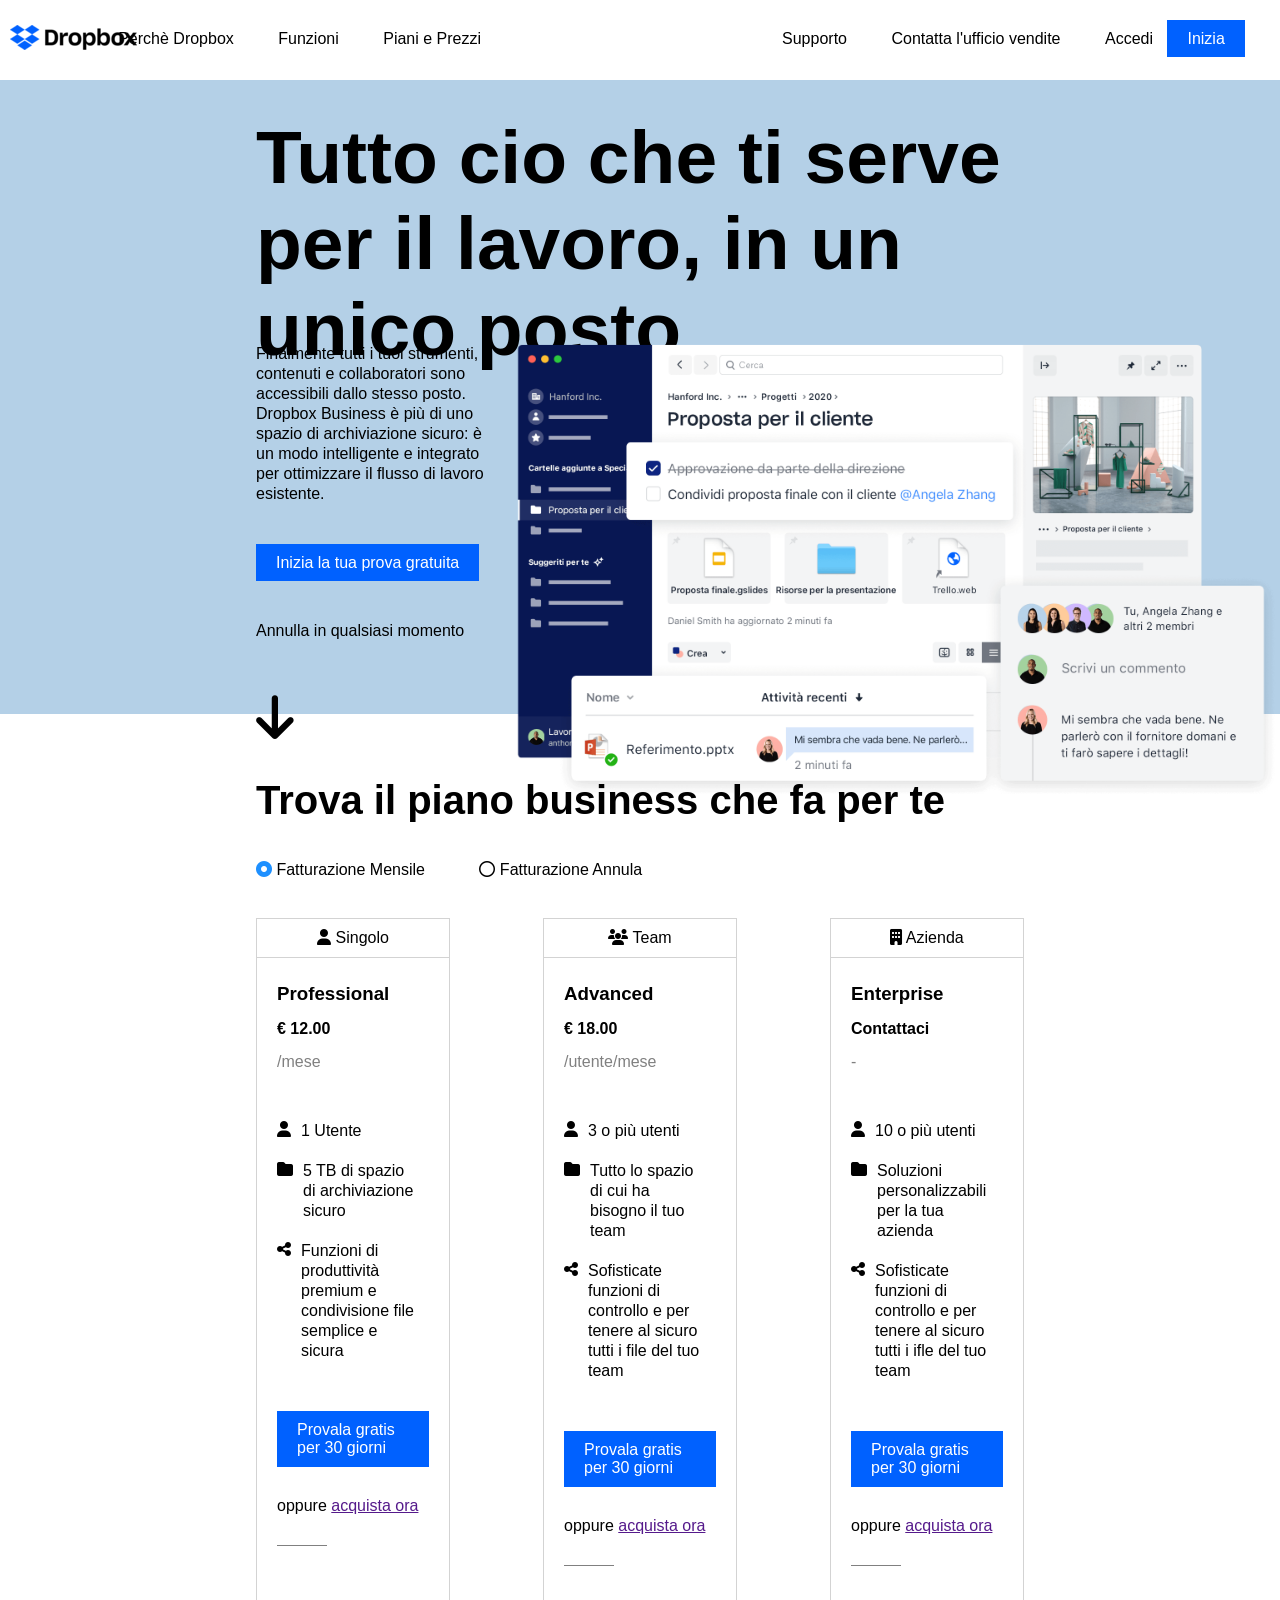
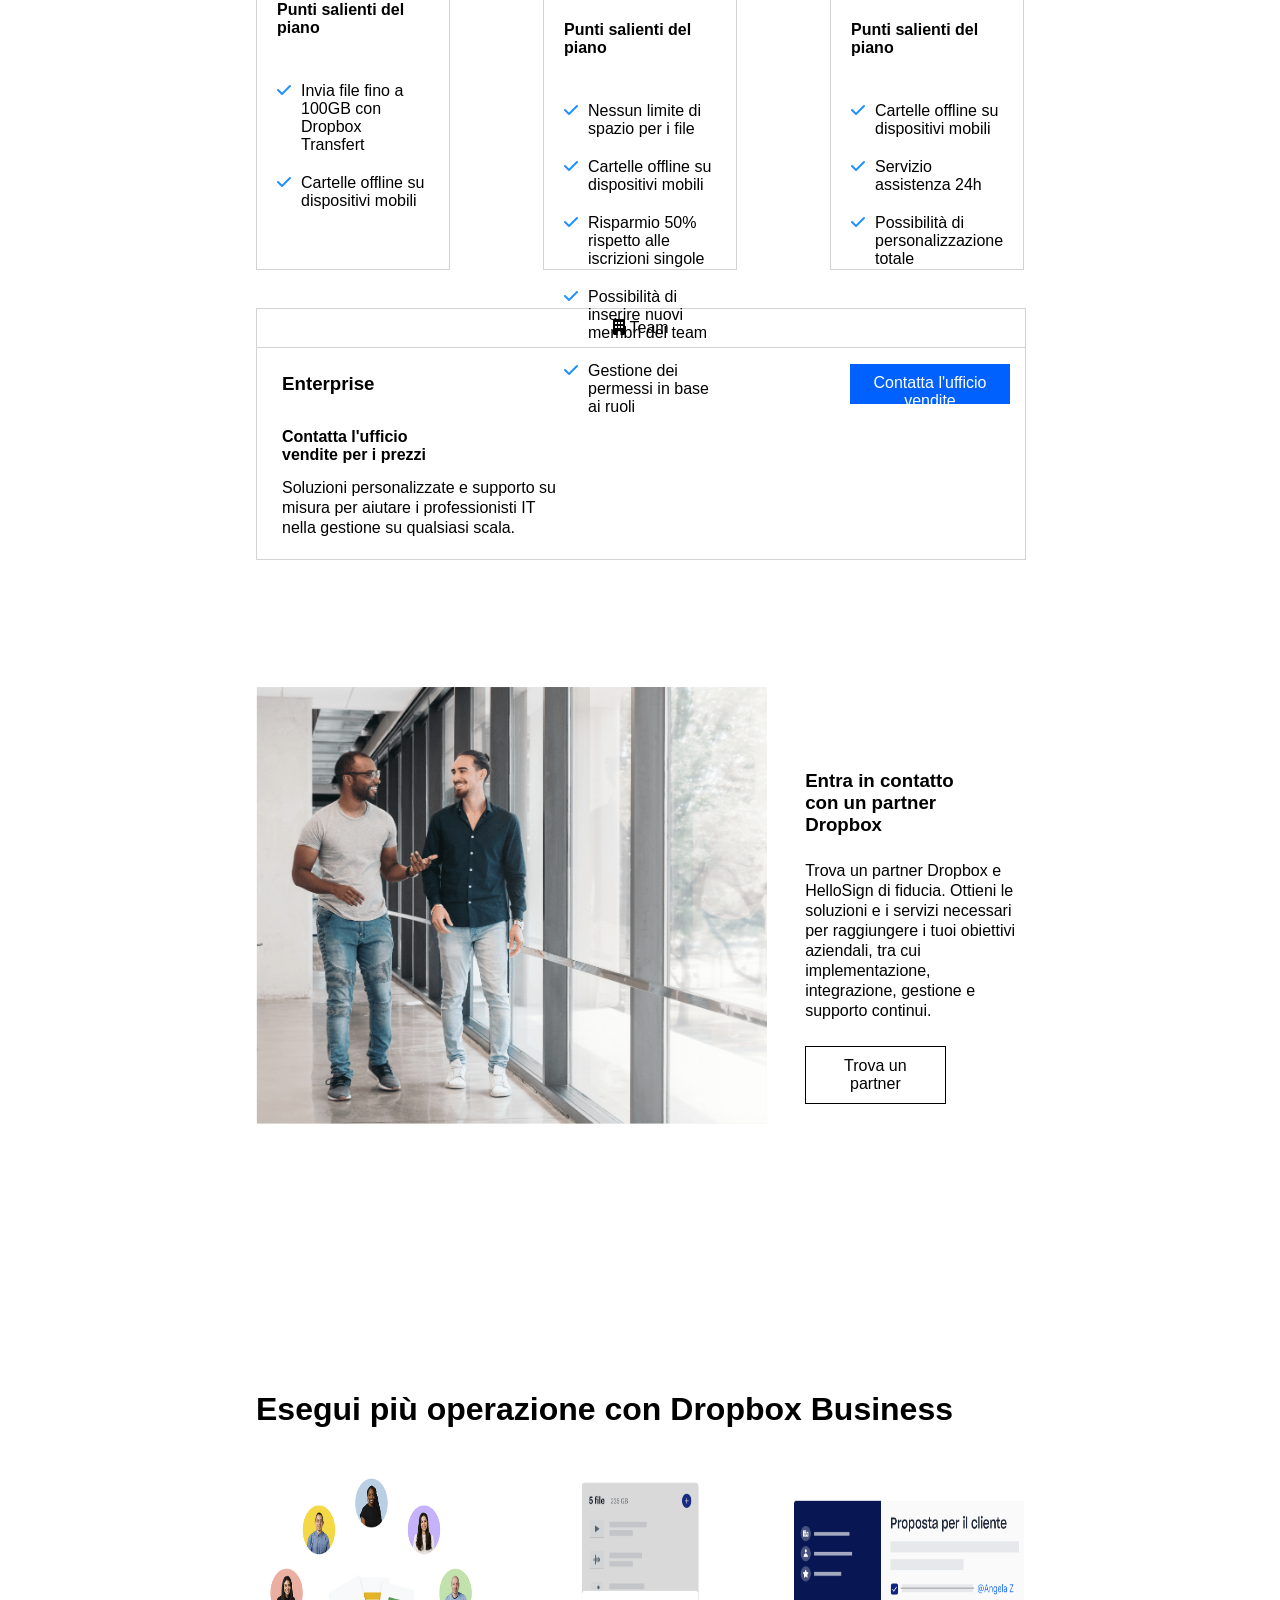
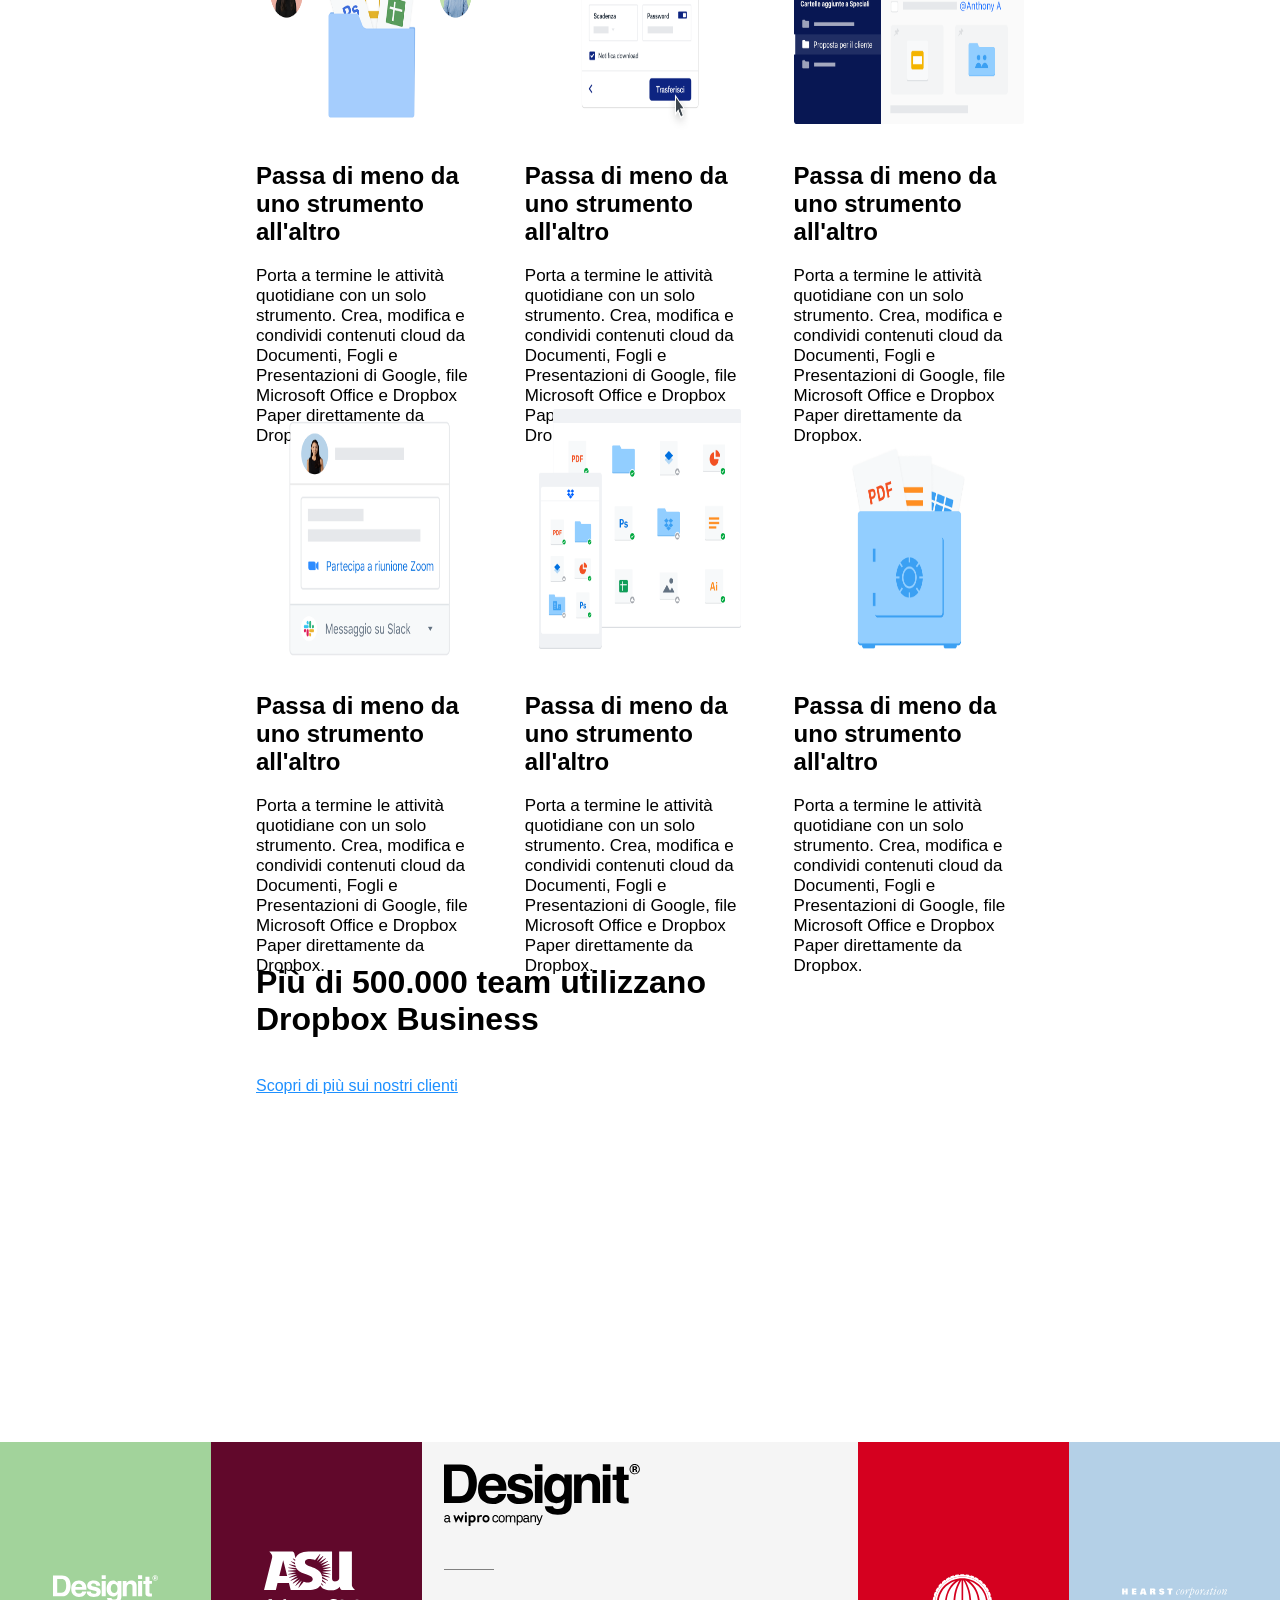
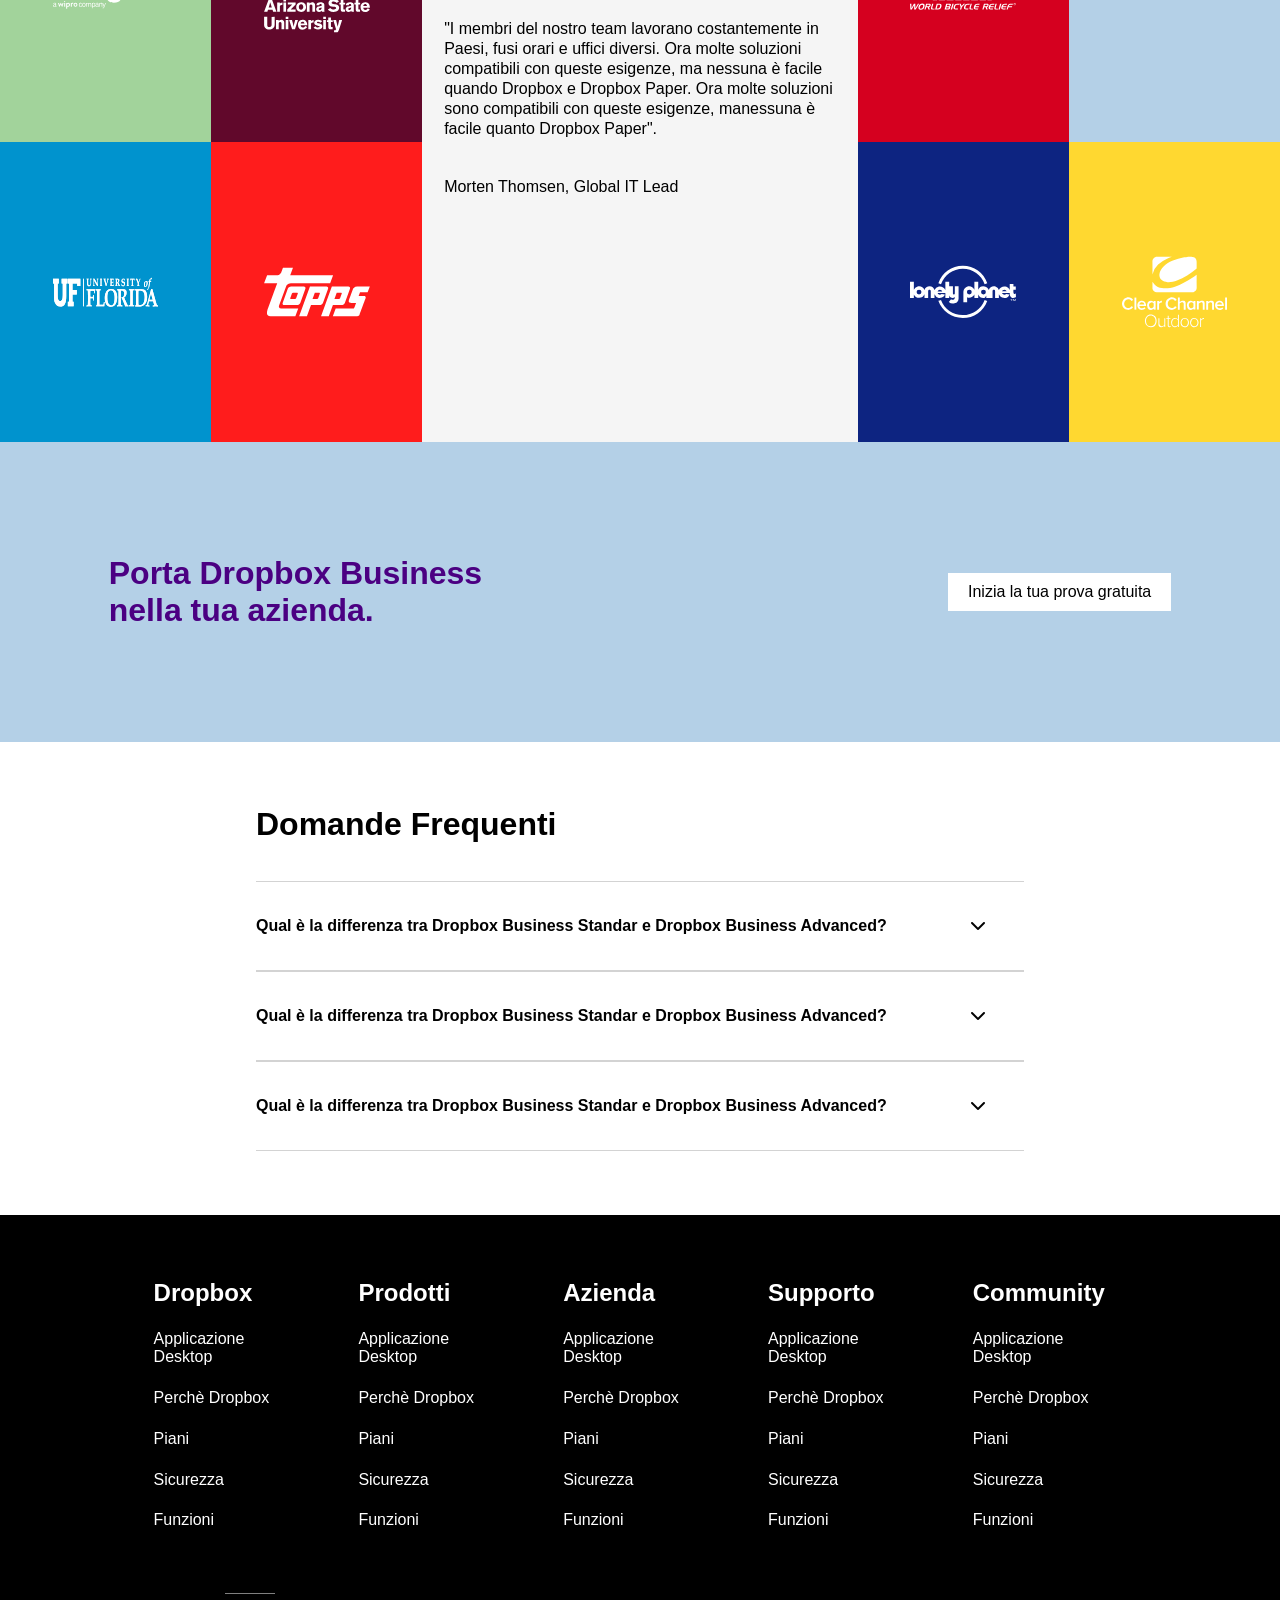
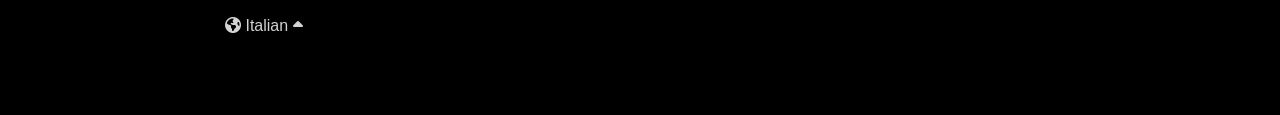
<file: index.html>
<!DOCTYPE html>
<html lang="en">
<head>
    <!-- CSS -->
    <link rel="stylesheet" href="style.css">
    <!-- FONTAWESOME -->
    <link rel="stylesheet" href="https://cdnjs.cloudflare.com/ajax/libs/font-awesome/6.2.0/css/all.min.css" integrity="sha512-xh6O/CkQoPOWDdYTDqeRdPCVd1SpvCA9XXcUnZS2FmJNp1coAFzvtCN9BmamE+4aHK8yyUHUSCcJHgXloTyT2A==" crossorigin="anonymous" referrerpolicy="no-referrer" />
    
    <!-- FONT TEXT -->
    <link rel="preconnect" href="https://fonts.googleapis.com">
    <meta charset="UTF-8">
    <meta http-equiv="X-UA-Compatible" content="IE=edge">
    <meta name="viewport" content="width=device-width, initial-scale=1.0">
    <title>Document</title>
</head>

<body>
    <header>
        <div class="container">
            <nav>
                <a class="border-h" href="#">Perch&egrave; Dropbox</a>
                <a class="border-h" href="#">Funzioni</a>
                <a class="border-h" href="#">Piani e Prezzi</a>
            </nav>
            <nav>
                <a class="border-h" href="#">Supporto</a>
                <a class="border-h" href="#">Contatta l'ufficio vendite</a>
                <a class="border-h" href="#" id="accedi">Accedi</a>
                <a id="Inizia" href="#" class="box">Inizia</a>
            </nav>
        </div>
    </header>

    <main>
        <!-- JUMBOTRON -->
        <div class="jumbotron">
            <div class="h1-container">
                <h1>Tutto cio che ti serve per il lavoro, in un unico posto</h1>
            </div>
            <div class="jumbo-container">
                <div class="text-right">
                    <p>Finalmente tutti i tuoi strumenti, contenuti e collaboratori sono accessibili dallo stesso posto. <br> Dropbox Business &egrave; pi&ugrave; di uno spazio di archiviazione sicuro: &egrave; un modo intelligente e integrato per ottimizzare il flusso di lavoro esistente.</p>
                    <div>
                        <a class="box" href="#">Inizia la tua prova gratuita</a>
                    </div>
                    <div id="Annulla">Annulla in qualsiasi momento</div>
                    <div id="Freccia">
                        <i class="fa-solid fa-arrow-down"></i>
                    </div>
                </div>
                <div class="img">
                    <img src="img/jumbo.png" alt="">
                </div>
            </div>
        </div>

        <!-- PIANO BUSINESS -->
        <div class="piano-business">
            <h2>Trova il piano business che fa per te</h2>
            <div class="checkbox">
                <span id="mensile">
                    <i class="fa-solid fa-circle-dot"></i>
                    Fatturazione Mensile
                </span>
                <span id="annuale">
                    <i class="fa-regular fa-circle"></i>
                    Fatturazione Annula
                </span>
            </div>
            <div class="col">
                <!-- SINGOLO -->
                <div class="row">
                    <div class="icons">
                        <span>
                            <i class="fa-solid fa-user"></i>
                            Singolo
                        </span>
                    </div>
                    <div class="column-structure-text">
                        <h3>Professional</h3>
                        <h4>&euro; 12.00</h4>
                        <div class="grey">/mese</div>
                        <div class="lista-offerte">
                            <div class="separe">
                                <span class="center">
                                    <i class="fa-solid fa-user"></i>
                                    <span class="text-alignment">
                                        1 Utente
                                    </span> 
                                </span>             
                            </div>
                            <div class="separe">
                                <span class="center">
                                    <i class="fa-solid fa-folder"></i>
                                    <span class="text-alignment">
                                        5 TB di spazio di archiviazione sicuro
                                    </span> 
                                </span>
                            </div>
                            <div class="separe">
                                <span class="center">
                                    <i class="fa-solid fa-share-nodes"></i>
                                    <span class="text-alignment">
                                        Funzioni di produttivit&agrave; premium e condivisione file semplice e sicura
                                    </span> 
                                </span>
                            </div>
                        </div>
                        <div class="try-button">
                            <div class="box">
                                <a href="">Provala gratis per 30 giorni</a> 
                            </div>
                            <div>
                                oppure
                                <a href="">acquista ora</a>
                            </div>
                        </div>  
                        <div class="line"></div>
                        <h4 id="punti-salienti">Punti salienti del piano</h4>
                        <div class="separe">
                            <span class="center">
                                <i class="color-icons fa-solid fa-check"></i>
                                <span class="text-alignment">
                                    Invia file fino a 100GB con Dropbox Transfert
                                </span>
                            </span>
                        </div>
                        <div class="separe">
                            <span class="center">
                                <i class="color-icons fa-solid fa-check"></i>
                                <span class="text-alignment">
                                    Cartelle offline su dispositivi mobili
                                </span>
                            </span>
                        </div>    
                    </div>
                </div>

                <!-- TEAM -->
                <div class="row">
                    <div class="icons">
                        <i class="fa-solid fa-users"></i>
                        Team
                    </div>
                    <div class="column-structure-text">
                        <h3>Advanced</h3>
                        <h4>&euro; 18.00</h4>
                        <div class="grey">/utente/mese</div>
                        <div class="lista-offerte">
                            <div class="separe">
                                <span class="center">
                                    <i class="fa-solid fa-user"></i>
                                    <span class="text-alignment">
                                        3 o pi&ugrave; utenti
                                    </span> 
                                </span>             
                            </div>
                            <div class="separe">
                                <span class="center">
                                    <i class="fa-solid fa-folder"></i>
                                    <span class="text-alignment">
                                        Tutto lo spazio di cui ha bisogno il tuo team
                                    </span> 
                                </span>
                            </div>
                            <div class="separe">
                                <span class="center">
                                    <i class="fa-solid fa-share-nodes"></i>
                                    <span class="text-alignment">
                                        Sofisticate funzioni di controllo e per tenere al sicuro tutti i file del tuo team
                                    </span>
                                </span>
                            </div>
                        </div>
                        <div class="try-button">
                            <div class="box">
                                <a href="">Provala gratis per 30 giorni</a> 
                            </div>
                            <div>
                                oppure
                                <a href="">acquista ora</a>
                            </div>
                        </div>  
                        <div class="line"></div>
                        <h4 id="punti-salienti">Punti salienti del piano</h4>
                        <div class="separe">
                            <span class="center">
                                <i class="color-icons fa-solid fa-check"></i>
                                <span class="text-alignment">
                                    Nessun limite di spazio per i file
                                </span>
                            </span>
                        </div>
                        <div class="separe">
                            <span class="center">
                                <i class="color-icons fa-solid fa-check"></i>
                                <span class="text-alignment">
                                    Cartelle offline su dispositivi mobili
                                </span>
                            </span>
                        </div>
                        <div class="separe">
                            <span class="center">
                                <i class="color-icons fa-solid fa-check"></i>
                                <span class="text-alignment">
                                    Risparmio 50% rispetto alle iscrizioni singole
                                </span>
                            </span>
                        </div> 
                        <div class="separe">
                            <span class="center">
                                <i class="color-icons fa-solid fa-check"></i>
                                <span class="text-alignment">
                                    Possibilit&agrave; di inserire nuovi membri del team
                                </span>
                            </span>
                        </div> 
                        <div class="separe">
                            <span class="center">
                                <i class="color-icons fa-solid fa-check"></i>
                                <span class="text-alignment">
                                    Gestione dei permessi in base ai ruoli
                                </span>
                            </span>
                        </div>     
                    </div>
                </div>


                <!-- AZIENDA -->
                <div class="row">
                    <div class="icons">
                        <i class="fa-solid fa-building"></i>
                        Azienda
                    </div>
                    <div class="column-structure-text">
                        <h3>Enterprise</h3>
                        <h4>Contattaci</h4>
                        <div class="grey">-</div>
                        <div class="lista-offerte">
                            <div class="separe">
                                <span class="center">
                                    <i class="fa-solid fa-user"></i>
                                    <span class="text-alignment">
                                        10 o pi&ugrave; utenti
                                    </span> 
                                </span>             
                            </div>
                            <div class="separe">
                                <span class="center">
                                    <i class="fa-solid fa-folder"></i>
                                    <span class="text-alignment">
                                        Soluzioni personalizzabili per la tua azienda
                                    </span> 
                                </span>
                            </div>
                            <div class="separe">
                                <span class="center">
                                    <i class="fa-solid fa-share-nodes"></i>
                                    <span class="text-alignment">
                                        Sofisticate funzioni di controllo e per tenere al sicuro tutti i ifle del tuo team
                                    </span>
                                </span>
                            </div>
                        </div>
                        <div class="try-button">
                            <div class="box">
                                <a href="">Provala gratis per 30 giorni</a> 
                            </div>
                            <div>
                                oppure
                                <a href="">acquista ora</a>
                            </div>
                        </div>  
                        <div class="line"></div>
                        <h4 id="punti-salienti">Punti salienti del piano</h4>
                        <div class="separe">
                            <span class="center">
                                <i class="color-icons fa-solid fa-check"></i>
                                <span class="text-alignment">
                                    Cartelle offline su dispositivi mobili
                                </span>
                            </span>
                        </div>
                        <div class="separe">
                            <span class="center">
                                <i class="color-icons fa-solid fa-check"></i>
                                <span class="text-alignment">
                                    Servizio assistenza 24h
                                </span>
                            </span>
                        </div> 
                        <div class="separe">
                            <span class="center">
                                <i class="color-icons fa-solid fa-check"></i>
                                <span class="text-alignment">
                                    Possibilit&agrave; di personalizzazione totale
                                </span>
                            </span>
                        </div>    
                    </div>
                </div>
            </div>

            <!-- ENTERPRISE -->
            <div class="enterprise">
                <div class="icons">
                    <i class="fa-solid fa-building"></i>
                    Team
                </div>
                <div class="enterprise-alignment">
                    <div class="enterprise-txt">
                        <h3>Enterprise</h3>
                        <h4>Contatta l'ufficio vendite per i prezzi</h4>
                        <p>
                            Soluzioni personalizzate e supporto su misura per aiutare i professionisti IT nella gestione su qualsiasi scala.
                        </p>
                    </div>
                    <div class="box">
                        <a href="#">Contatta l'ufficio vendite</a>
                    </div>
                </div>
            </div>
           
            <!-- PARTNER -->
            <div class="info">
                <div class="partner">
                     <img src="img/partner.png" alt=""> 
                </div>
                <div id="txt-partner">
                    <h3>Entra in contatto con un partner Dropbox</h3>
                    <p>
                        Trova un partner Dropbox e HelloSign di fiducia. Ottieni le soluzioni e i servizi necessari per raggiungere i tuoi obiettivi aziendali, tra cui implementazione, integrazione, gestione e supporto continui.
                    </p>
                    <div class="box">
                        <a id="txt-box" href="">Trova un partner</a>  
                    </div>
                </div>
            </div>

            <!-- DROPBOX BUSINESS -->
            <h1>
                Esegui pi&ugrave; operazione con Dropbox Business
            </h1>
            <div class="blocks">
                <div class="square">
                    <img src="img/business-feature-switching-tools.png" alt="">
                    <h2>Passa di meno da uno strumento all'altro</h2>
                    <p>Porta a termine le attivit&agrave; quotidiane con un solo strumento. Crea, modifica e condividi contenuti cloud da Documenti, Fogli e Presentazioni di Google, file Microsoft Office e Dropbox Paper direttamente da Dropbox.</p >
                </div>
                <div class="square">
                    <img src="img/business-feature-send-files-it.png" alt="">
                    <h2>Passa di meno da uno strumento all'altro</h2>
                    <p>Porta a termine le attivit&agrave; quotidiane con un solo strumento. Crea, modifica e condividi contenuti cloud da Documenti, Fogli e Presentazioni di Google, file Microsoft Office e Dropbox Paper direttamente da Dropbox.</p >
                </div>
                <div class="square">
                    <img src="img/business-feature-coordinate-it.png" alt="">
                    <h2>Passa di meno da uno strumento all'altro</h2>
                    <p>Porta a termine le attivit&agrave; quotidiane con un solo strumento. Crea, modifica e condividi contenuti cloud da Documenti, Fogli e Presentazioni di Google, file Microsoft Office e Dropbox Paper direttamente da Dropbox.</p >
                </div>
            </div>
            <div class="blocks">
                <div class="square">
                    <img src="img/business-feature-integrations-it.png" alt="">
                    <h2>Passa di meno da uno strumento all'altro</h2>
                    <p>Porta a termine le attivit&agrave; quotidiane con un solo strumento. Crea, modifica e condividi contenuti cloud da Documenti, Fogli e Presentazioni di Google, file Microsoft Office e Dropbox Paper direttamente da Dropbox.</p >
                </div>
                <div class="square">
                    <img src="img/business-feature-multi-device.png" alt="">
                    <h2>Passa di meno da uno strumento all'altro</h2>
                    <p>Porta a termine le attivit&agrave; quotidiane con un solo strumento. Crea, modifica e condividi contenuti cloud da Documenti, Fogli e Presentazioni di Google, file Microsoft Office e Dropbox Paper direttamente da Dropbox.</p >
                </div>
                <div class="square">
                    <img src="img/business-feature-security.png" alt="">
                    <h2>Passa di meno da uno strumento all'altro</h2>
                    <p>Porta a termine le attivit&agrave; quotidiane con un solo strumento. Crea, modifica e condividi contenuti cloud da Documenti, Fogli e Presentazioni di Google, file Microsoft Office e Dropbox Paper direttamente da Dropbox.</p >
                </div>
            </div>
            <div class="info-invito">
                <h1>
                    Pi&ugrave; di 500.000 team utilizzano
                </h1>
                <h1>Dropbox Business</h1>
            </div>
            <a id="scopri" href="">Scopri di pi&ugrave; sui nostri clienti</a>      
        </div>
        <div class="carosello">
            <div class="grid1">
                <div class="row-agency">
                    <div class="lightgreen agency">
                        <img class="invert" src="img/designit.svg" alt="">
                    </div>
                    <div class="brown agency">
                        <img src="img/arizona_state_university.svg" alt="" class="invert">
                    </div>
                </div>
                <div class="row-agency">
                    <div class="lightblue agency">
                        <img id="florida" src="img/university_of_florida.svg" alt="">
                    </div>
                    <div class="red agency">
                        <img src="img/topps.svg" alt="" class="invert">
                    </div>
                </div>
            </div>
            <div class="agency-info">
                <div class="container-agency-info">
                    <img src="img/designit.svg" alt="">
                    <div class="line"></div>
                    <p>"I membri del nostro team lavorano costantemente in Paesi, fusi orari e uffici diversi. Ora molte soluzioni compatibili con queste esigenze, ma nessuna &egrave; facile quando Dropbox e Dropbox Paper. Ora molte soluzioni sono compatibili con queste esigenze, manessuna &egrave; facile quanto  Dropbox Paper".
                    </p>
                    <div>Morten Thomsen, Global IT Lead</div>
                </div>
            </div>
            <div class="grid2">
                <div class="row-agency">
                    <div class="red-dark agency">
                        <img src="img/world_bicycle_relief.svg" alt="" class="invert">
                    </div>
                    <div class="cadetblue agency">
                        <img src="img/hearst_corp.svg" alt="" class="invert">
                    </div>
                </div>
                <div class="row-agency">
                    <div class="blue agency">
                        <img src="img/lonely_planet.svg" alt="" class="invert">
                    </div>
                    <div class="yellow agency">
                        <img src="img/clear_channel.svg" alt="" class="invert">
                    </div>
                </div>
            </div>
        </div>
        <div class="cadetblue extra">
            <div class="pubblicita">
                <h1 class="txt-brown">Porta Dropbox Business nella tua azienda.</h1>
            </div>
            <div id="box-prova-gratuita">
              <a href="">Inizia la tua prova gratuita</a>
            </div>
        </div>
        <div class="q-a">
            <h1>Domande Frequenti</h1>
            <div class="box-question">
                <h4>Qual &egrave; la differenza tra Dropbox Business Standar e Dropbox Business Advanced?</h4>
                <i class="fa-solid fa-chevron-down"></i>
            </div>
            <div class="box-question">
                <h4>Qual &egrave; la differenza tra Dropbox Business Standar e Dropbox Business Advanced?</h4>
                <i class="fa-solid fa-chevron-down"></i>
            </div>
            <div class="box-question">
                <h4>Qual &egrave; la differenza tra Dropbox Business Standar e Dropbox Business Advanced?</h4>
                <i class="fa-solid fa-chevron-down"></i>
            </div>
        </div>
    </main>
    <footer>
        <div class="upside">
            <div class="container-footer">
                <h2>Dropbox</h2>
                <a href="">Applicazione Desktop</a>
                <a href="">Perch&egrave; Dropbox</a>
                <a href="">Piani</a>
                <a href="">Sicurezza</a>
                <a href="">Funzioni</a>
            </div>
            <div class="container-footer">
                <h2>Prodotti</h2>
                <a href="">Applicazione Desktop</a>
                <a href="">Perch&egrave; Dropbox</a>
                <a href="">Piani</a>
                <a href="">Sicurezza</a>
                <a href="">Funzioni</a>
            </div>
            <div class="container-footer">
                <h2>Azienda</h2>
                <a href="">Applicazione Desktop</a>
                <a href="">Perch&egrave; Dropbox</a>
                <a href="">Piani</a>
                <a href="">Sicurezza</a>
                <a href="">Funzioni</a>
            </div>
            <div class="container-footer">
                <h2>Supporto</h2>
                <a href="">Applicazione Desktop</a>
                <a href="">Perch&egrave; Dropbox</a>
                <a href="">Piani</a>
                <a href="">Sicurezza</a>
                <a href="">Funzioni</a>
            </div>
            <div class="container-footer">
                <h2>Community</h2>
                <a href="">Applicazione Desktop</a>
                <a href="">Perch&egrave; Dropbox</a>
                <a href="">Piani</a>
                <a href="">Sicurezza</a>
                <a href="">Funzioni</a>
            </div>
        </div>
        <div id="line-footer" class="line"></div>
        <div class="lingua">
            <i class="fa-solid fa-earth-americas"></i>
            <span>Italian</span>
            <i class="fa-solid fa-caret-up"></i>
        </div>
    </footer> 
</body>
</html>
</file>
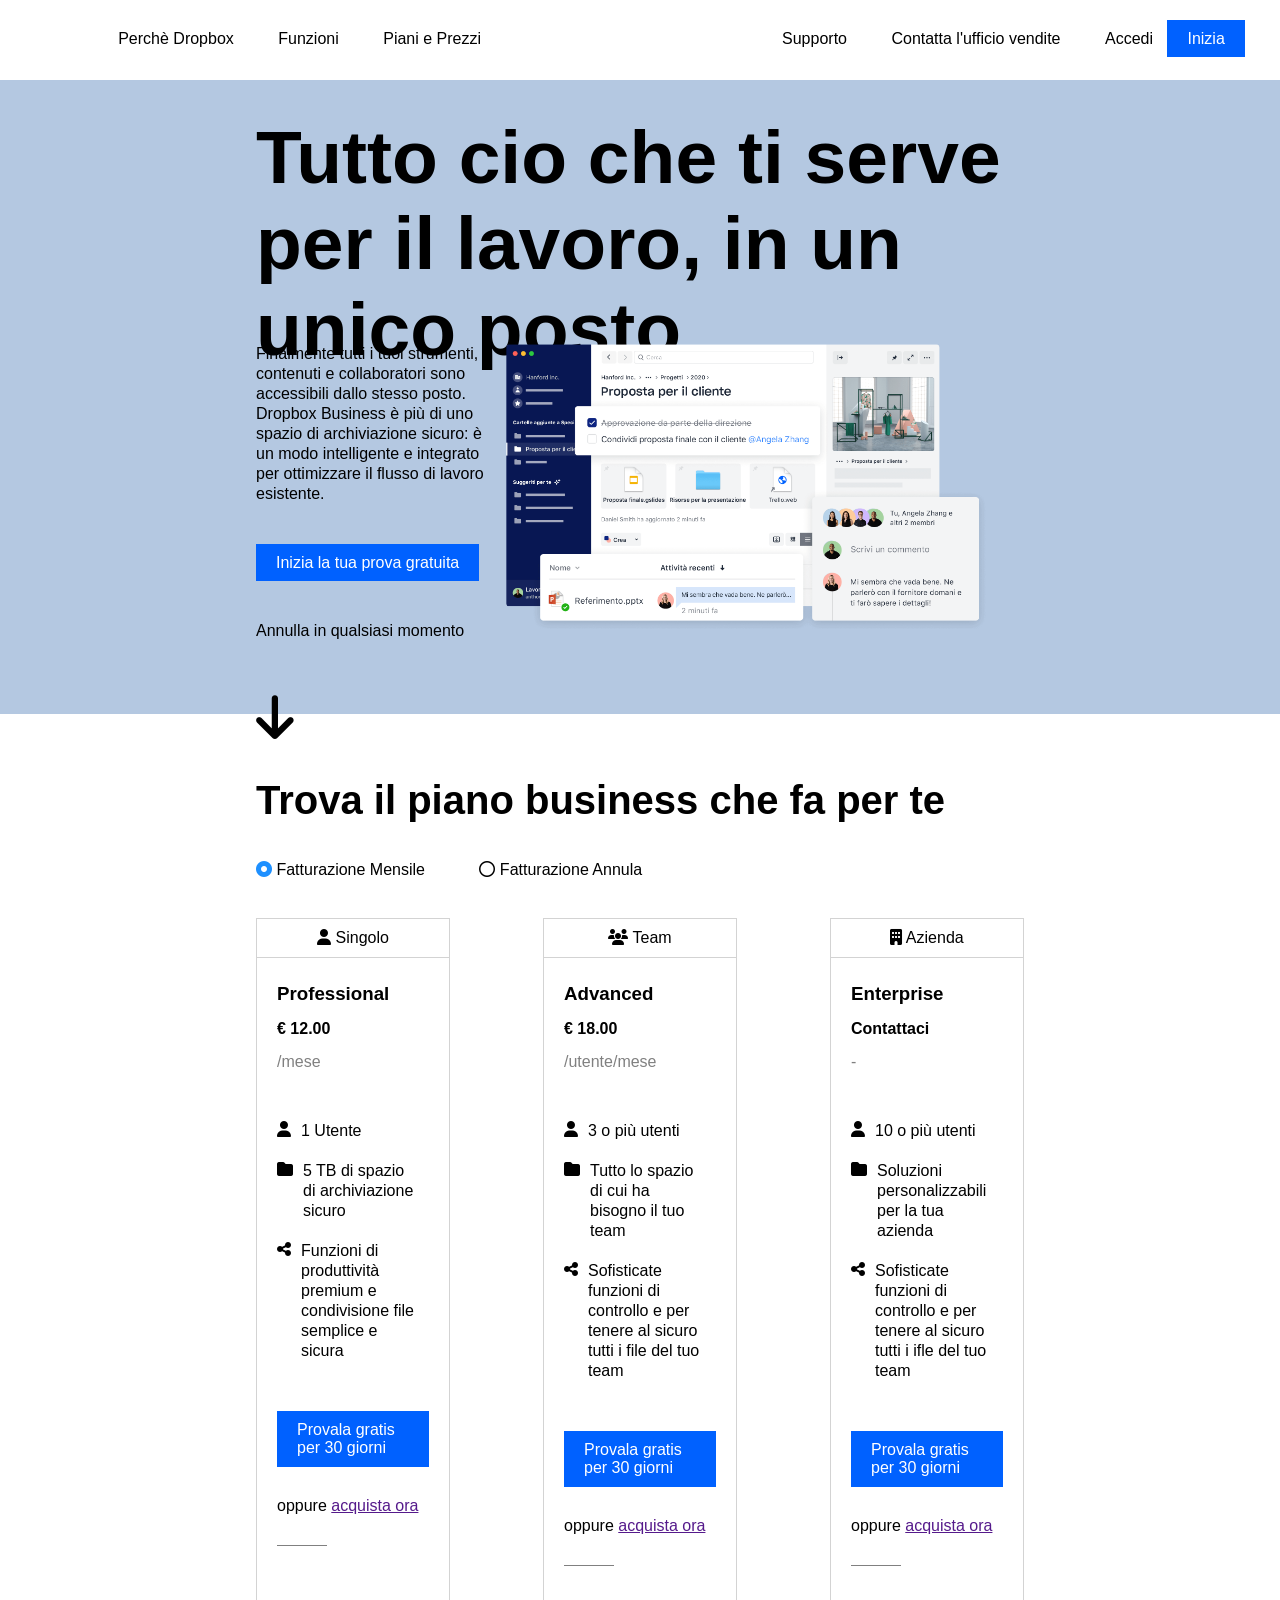
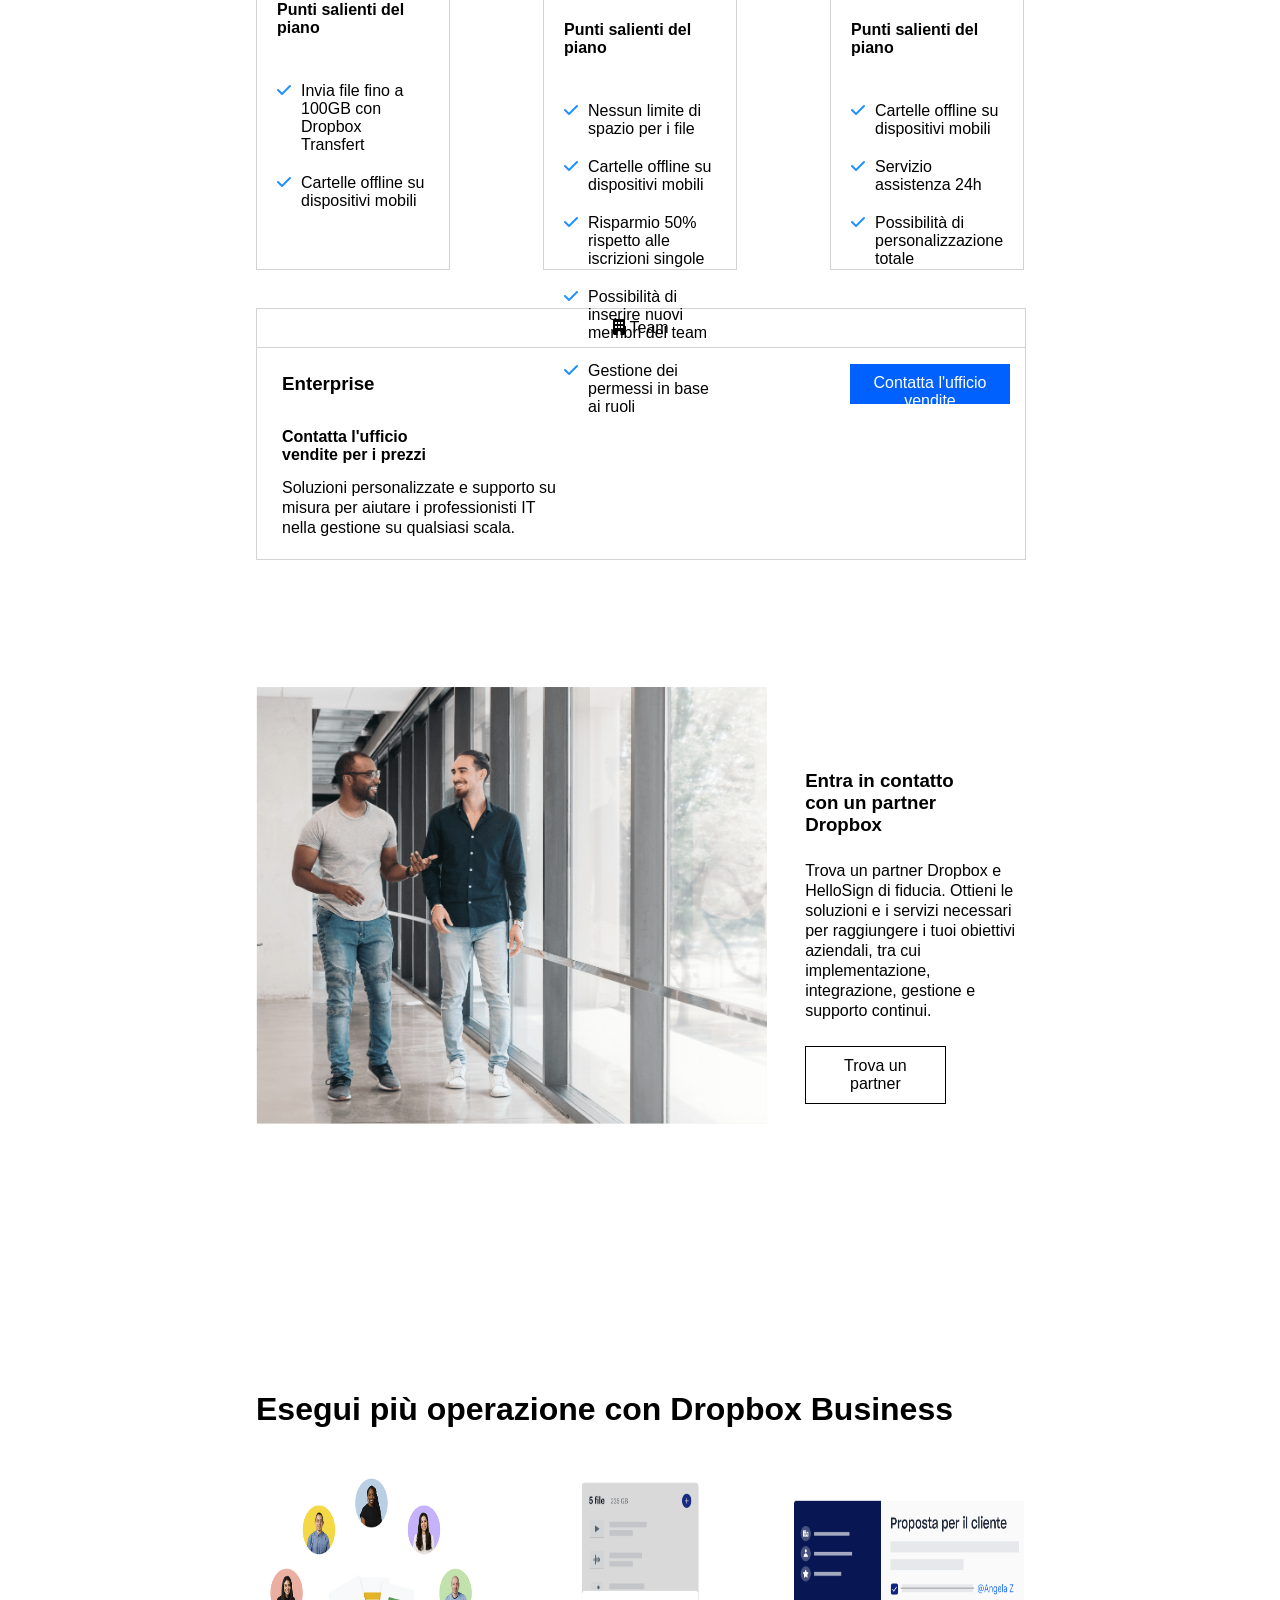
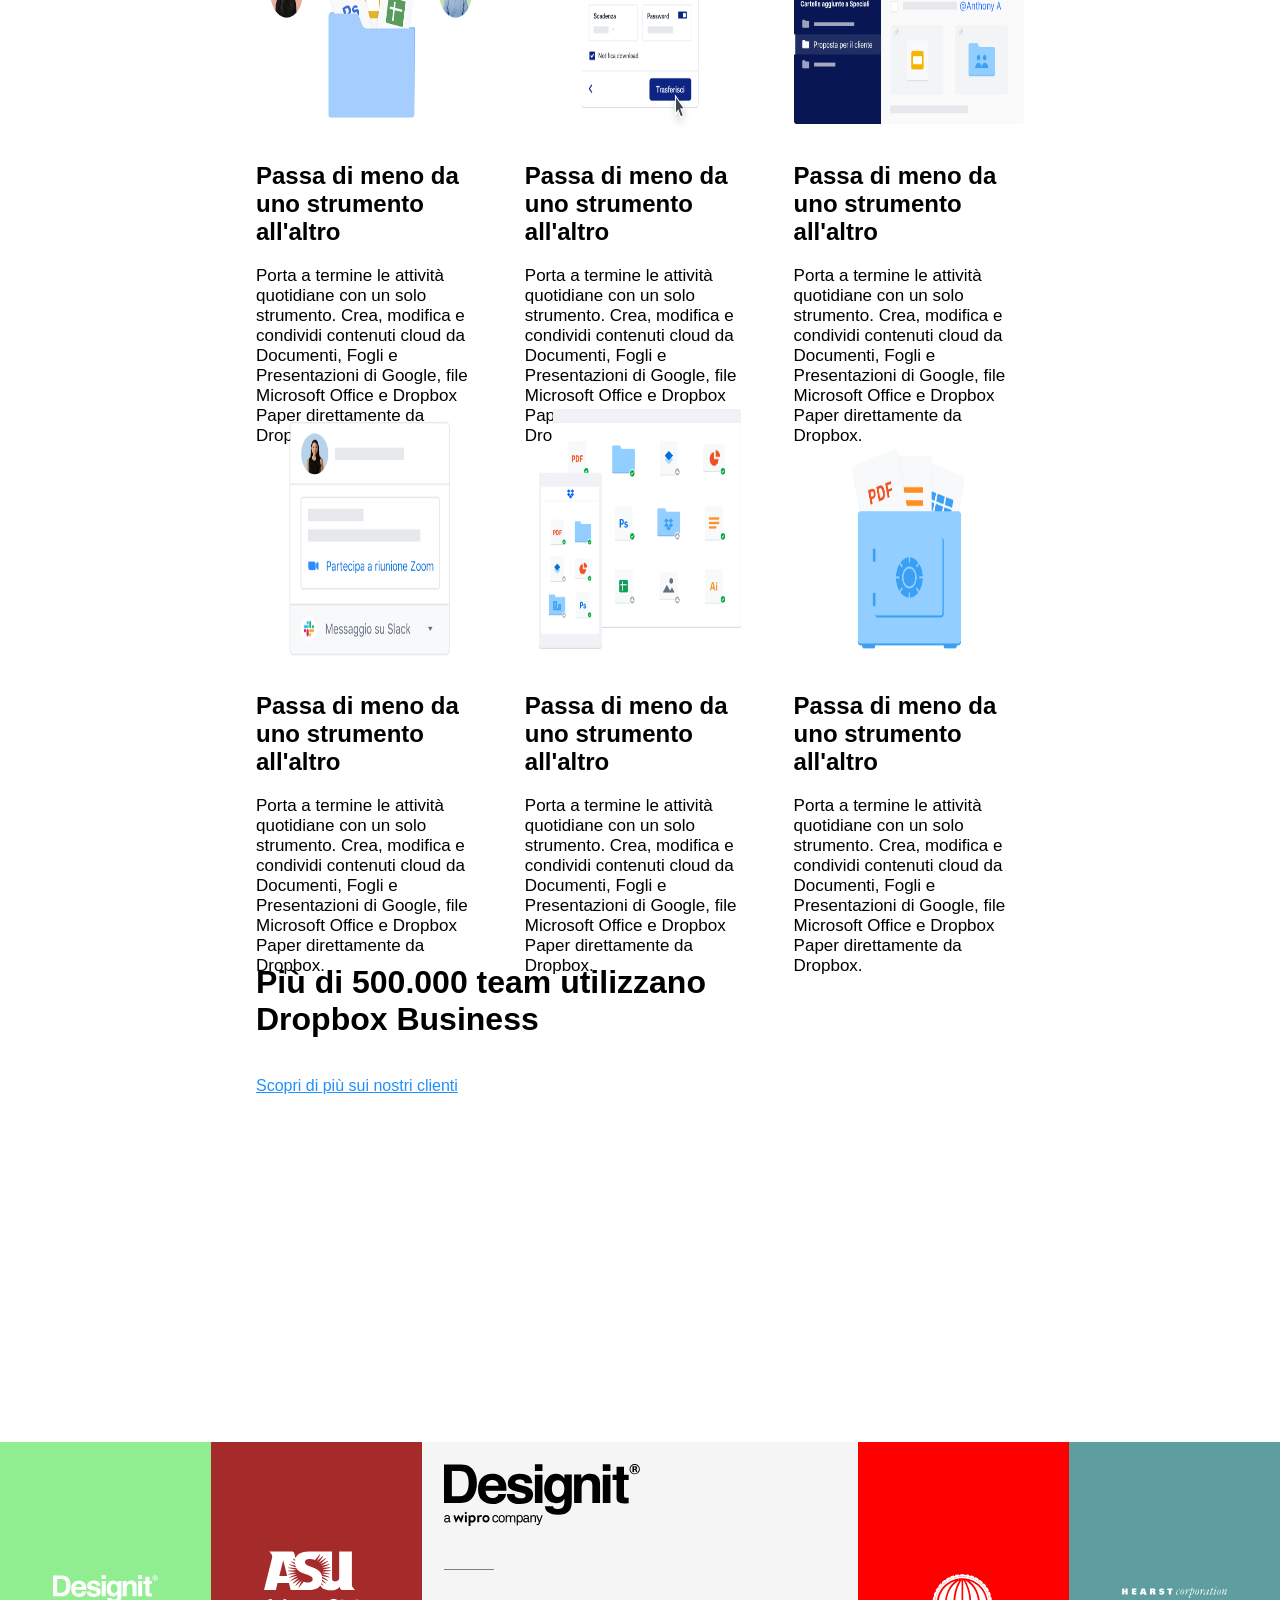
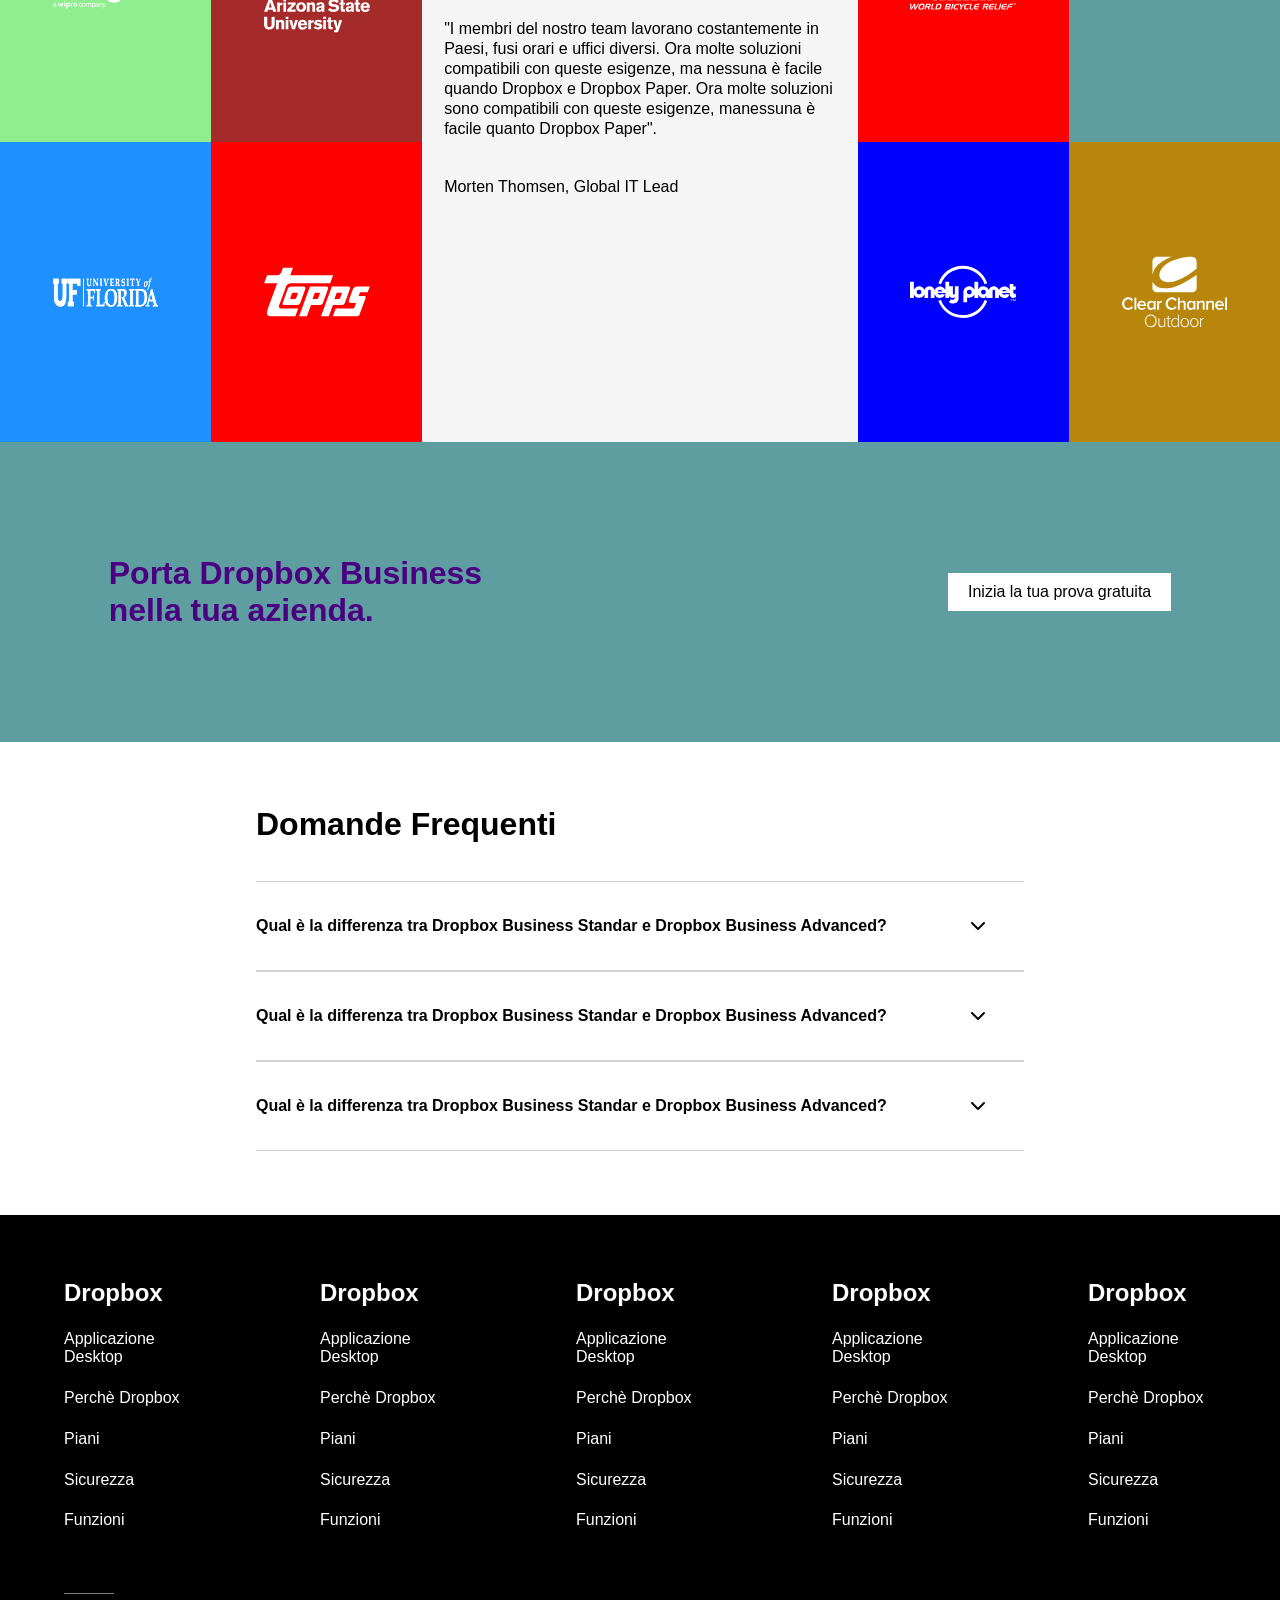
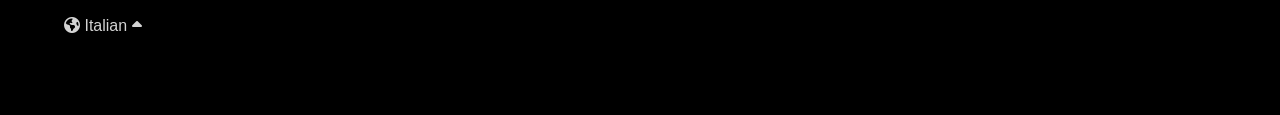
<file: BONUS/index.html>
<!DOCTYPE html>
<html lang="en">
<head>
    <!-- CSS -->
    <link rel="stylesheet" href="style.css">
    <!-- FONTAWESOME -->
    <link rel="stylesheet" href="https://cdnjs.cloudflare.com/ajax/libs/font-awesome/6.2.0/css/all.min.css" integrity="sha512-xh6O/CkQoPOWDdYTDqeRdPCVd1SpvCA9XXcUnZS2FmJNp1coAFzvtCN9BmamE+4aHK8yyUHUSCcJHgXloTyT2A==" crossorigin="anonymous" referrerpolicy="no-referrer" />
    
    <!-- FONT TEXT -->
    <link rel="preconnect" href="https://fonts.googleapis.com">
    <meta charset="UTF-8">
    <meta http-equiv="X-UA-Compatible" content="IE=edge">
    <meta name="viewport" content="width=device-width, initial-scale=1.0">
    <title>Document</title>
</head>

<body>
    <header>
        <div class="container">
            <nav>
                <a class="border-h" href="#">Perch&egrave; Dropbox</a>
                <a class="border-h" href="#">Funzioni</a>
                <a class="border-h" href="#">Piani e Prezzi</a>
            </nav>
            <nav>
                <a class="border-h" href="#">Supporto</a>
                <a class="border-h" href="#">Contatta l'ufficio vendite</a>
                <a class="border-h" href="#" id="accedi">Accedi</a>
                <a id="Inizia" href="#" class="box">Inizia</a>
            </nav>
        </div>
    </header>

    <main>
        <!-- JUMBOTRON -->
        <div class="jumbotron">
            <div class="h1-container">
                <h1>Tutto cio che ti serve per il lavoro, in un unico posto</h1>
            </div>
            <div class="jumbo-container">
                <div class="text-right">
                    <p>Finalmente tutti i tuoi strumenti, contenuti e collaboratori sono accessibili dallo stesso posto. <br> Dropbox Business &egrave; pi&ugrave; di uno spazio di archiviazione sicuro: &egrave; un modo intelligente e integrato per ottimizzare il flusso di lavoro esistente.</p>
                    <div>
                        <a class="box" href="#">Inizia la tua prova gratuita</a>
                    </div>
                    <div id="Annulla">Annulla in qualsiasi momento</div>
                    <div id="Freccia">
                        <i class="fa-solid fa-arrow-down"></i>
                    </div>
                </div>
                <div class="img">
                    <img src="img/jumbo.png" alt="">
                </div>
            </div>
        </div>

        <!-- PIANO BUSINESS -->
        <div class="piano-business">
            <h2>Trova il piano business che fa per te</h2>
            <div class="checkbox">
                <span id="mensile">
                    <i class="fa-solid fa-circle-dot"></i>
                    Fatturazione Mensile
                </span>
                <span id="annuale">
                    <i class="fa-regular fa-circle"></i>
                    Fatturazione Annula
                </span>
            </div>
            <div class="col">
                <!-- SINGOLO -->
                <div class="row">
                    <div class="icons">
                        <span>
                            <i class="fa-solid fa-user"></i>
                            Singolo
                        </span>
                    </div>
                    <div class="column-structure-text">
                        <h3>Professional</h3>
                        <h4>&euro; 12.00</h4>
                        <div class="grey">/mese</div>
                        <div class="lista-offerte">
                            <div class="separe">
                                <span class="center">
                                    <i class="fa-solid fa-user"></i>
                                    <span class="text-alignment">
                                        1 Utente
                                    </span> 
                                </span>             
                            </div>
                            <div class="separe">
                                <span class="center">
                                    <i class="fa-solid fa-folder"></i>
                                    <span class="text-alignment">
                                        5 TB di spazio di archiviazione sicuro
                                    </span> 
                                </span>
                            </div>
                            <div class="separe">
                                <span class="center">
                                    <i class="fa-solid fa-share-nodes"></i>
                                    <span class="text-alignment">
                                        Funzioni di produttivit&agrave; premium e condivisione file semplice e sicura
                                    </span> 
                                </span>
                            </div>
                        </div>
                        <div class="try-button">
                            <div class="box">
                                <a href="">Provala gratis per 30 giorni</a> 
                            </div>
                            <div>
                                oppure
                                <a href="">acquista ora</a>
                            </div>
                        </div>  
                        <div class="line"></div>
                        <h4 id="punti-salienti">Punti salienti del piano</h4>
                        <div class="separe">
                            <span class="center">
                                <i class="color-icons fa-solid fa-check"></i>
                                <span class="text-alignment">
                                    Invia file fino a 100GB con Dropbox Transfert
                                </span>
                            </span>
                        </div>
                        <div class="separe">
                            <span class="center">
                                <i class="color-icons fa-solid fa-check"></i>
                                <span class="text-alignment">
                                    Cartelle offline su dispositivi mobili
                                </span>
                            </span>
                        </div>    
                    </div>
                </div>

                <!-- TEAM -->
                <div class="row">
                    <div class="icons">
                        <i class="fa-solid fa-users"></i>
                        Team
                    </div>
                    <div class="column-structure-text">
                        <h3>Advanced</h3>
                        <h4>&euro; 18.00</h4>
                        <div class="grey">/utente/mese</div>
                        <div class="lista-offerte">
                            <div class="separe">
                                <span class="center">
                                    <i class="fa-solid fa-user"></i>
                                    <span class="text-alignment">
                                        3 o pi&ugrave; utenti
                                    </span> 
                                </span>             
                            </div>
                            <div class="separe">
                                <span class="center">
                                    <i class="fa-solid fa-folder"></i>
                                    <span class="text-alignment">
                                        Tutto lo spazio di cui ha bisogno il tuo team
                                    </span> 
                                </span>
                            </div>
                            <div class="separe">
                                <span class="center">
                                    <i class="fa-solid fa-share-nodes"></i>
                                    <span class="text-alignment">
                                        Sofisticate funzioni di controllo e per tenere al sicuro tutti i file del tuo team
                                    </span>
                                </span>
                            </div>
                        </div>
                        <div class="try-button">
                            <div class="box">
                                <a href="">Provala gratis per 30 giorni</a> 
                            </div>
                            <div>
                                oppure
                                <a href="">acquista ora</a>
                            </div>
                        </div>  
                        <div class="line"></div>
                        <h4 id="punti-salienti">Punti salienti del piano</h4>
                        <div class="separe">
                            <span class="center">
                                <i class="color-icons fa-solid fa-check"></i>
                                <span class="text-alignment">
                                    Nessun limite di spazio per i file
                                </span>
                            </span>
                        </div>
                        <div class="separe">
                            <span class="center">
                                <i class="color-icons fa-solid fa-check"></i>
                                <span class="text-alignment">
                                    Cartelle offline su dispositivi mobili
                                </span>
                            </span>
                        </div>
                        <div class="separe">
                            <span class="center">
                                <i class="color-icons fa-solid fa-check"></i>
                                <span class="text-alignment">
                                    Risparmio 50% rispetto alle iscrizioni singole
                                </span>
                            </span>
                        </div> 
                        <div class="separe">
                            <span class="center">
                                <i class="color-icons fa-solid fa-check"></i>
                                <span class="text-alignment">
                                    Possibilit&agrave; di inserire nuovi membri del team
                                </span>
                            </span>
                        </div> 
                        <div class="separe">
                            <span class="center">
                                <i class="color-icons fa-solid fa-check"></i>
                                <span class="text-alignment">
                                    Gestione dei permessi in base ai ruoli
                                </span>
                            </span>
                        </div>     
                    </div>
                </div>


                <!-- AZIENDA -->
                <div class="row">
                    <div class="icons">
                        <i class="fa-solid fa-building"></i>
                        Azienda
                    </div>
                    <div class="column-structure-text">
                        <h3>Enterprise</h3>
                        <h4>Contattaci</h4>
                        <div class="grey">-</div>
                        <div class="lista-offerte">
                            <div class="separe">
                                <span class="center">
                                    <i class="fa-solid fa-user"></i>
                                    <span class="text-alignment">
                                        10 o pi&ugrave; utenti
                                    </span> 
                                </span>             
                            </div>
                            <div class="separe">
                                <span class="center">
                                    <i class="fa-solid fa-folder"></i>
                                    <span class="text-alignment">
                                        Soluzioni personalizzabili per la tua azienda
                                    </span> 
                                </span>
                            </div>
                            <div class="separe">
                                <span class="center">
                                    <i class="fa-solid fa-share-nodes"></i>
                                    <span class="text-alignment">
                                        Sofisticate funzioni di controllo e per tenere al sicuro tutti i ifle del tuo team
                                    </span>
                                </span>
                            </div>
                        </div>
                        <div class="try-button">
                            <div class="box">
                                <a href="">Provala gratis per 30 giorni</a> 
                            </div>
                            <div>
                                oppure
                                <a href="">acquista ora</a>
                            </div>
                        </div>  
                        <div class="line"></div>
                        <h4 id="punti-salienti">Punti salienti del piano</h4>
                        <div class="separe">
                            <span class="center">
                                <i class="color-icons fa-solid fa-check"></i>
                                <span class="text-alignment">
                                    Cartelle offline su dispositivi mobili
                                </span>
                            </span>
                        </div>
                        <div class="separe">
                            <span class="center">
                                <i class="color-icons fa-solid fa-check"></i>
                                <span class="text-alignment">
                                    Servizio assistenza 24h
                                </span>
                            </span>
                        </div> 
                        <div class="separe">
                            <span class="center">
                                <i class="color-icons fa-solid fa-check"></i>
                                <span class="text-alignment">
                                    Possibilit&agrave; di personalizzazione totale
                                </span>
                            </span>
                        </div>    
                    </div>
                </div>
            </div>

            <!-- ENTERPRISE -->
            <div class="enterprise">
                <div class="icons">
                    <i class="fa-solid fa-building"></i>
                    Team
                </div>
                <div class="enterprise-alignment">
                    <div class="enterprise-txt">
                        <h3>Enterprise</h3>
                        <h4>Contatta l'ufficio vendite per i prezzi</h4>
                        <p>
                            Soluzioni personalizzate e supporto su misura per aiutare i professionisti IT nella gestione su qualsiasi scala.
                        </p>
                    </div>
                    <div class="box">
                        <a href="#">Contatta l'ufficio vendite</a>
                    </div>
                </div>
            </div>
           
            <!-- PARTNER -->
            <div class="info">
                <div class="partner">
                     <img src="img/partner.png" alt=""> 
                </div>
                <div id="txt-partner">
                    <h3>Entra in contatto con un partner Dropbox</h3>
                    <p>
                        Trova un partner Dropbox e HelloSign di fiducia. Ottieni le soluzioni e i servizi necessari per raggiungere i tuoi obiettivi aziendali, tra cui implementazione, integrazione, gestione e supporto continui.
                    </p>
                    <div class="box">
                        <a id="txt-box" href="">Trova un partner</a>  
                    </div>
                </div>
            </div>

            <!-- DROPBOX BUSINESS -->
            <h1>
                Esegui pi&ugrave; operazione con Dropbox Business
            </h1>
            <div class="blocks">
                <div class="square">
                    <img src="img/business-feature-switching-tools.png" alt="">
                    <h2>Passa di meno da uno strumento all'altro</h2>
                    <p>Porta a termine le attivit&agrave; quotidiane con un solo strumento. Crea, modifica e condividi contenuti cloud da Documenti, Fogli e Presentazioni di Google, file Microsoft Office e Dropbox Paper direttamente da Dropbox.</p >
                </div>
                <div class="square">
                    <img src="img/business-feature-send-files-it.png" alt="">
                    <h2>Passa di meno da uno strumento all'altro</h2>
                    <p>Porta a termine le attivit&agrave; quotidiane con un solo strumento. Crea, modifica e condividi contenuti cloud da Documenti, Fogli e Presentazioni di Google, file Microsoft Office e Dropbox Paper direttamente da Dropbox.</p >
                </div>
                <div class="square">
                    <img src="img/business-feature-coordinate-it.png" alt="">
                    <h2>Passa di meno da uno strumento all'altro</h2>
                    <p>Porta a termine le attivit&agrave; quotidiane con un solo strumento. Crea, modifica e condividi contenuti cloud da Documenti, Fogli e Presentazioni di Google, file Microsoft Office e Dropbox Paper direttamente da Dropbox.</p >
                </div>
            </div>
            <div class="blocks">
                <div class="square">
                    <img src="img/business-feature-integrations-it.png" alt="">
                    <h2>Passa di meno da uno strumento all'altro</h2>
                    <p>Porta a termine le attivit&agrave; quotidiane con un solo strumento. Crea, modifica e condividi contenuti cloud da Documenti, Fogli e Presentazioni di Google, file Microsoft Office e Dropbox Paper direttamente da Dropbox.</p >
                </div>
                <div class="square">
                    <img src="img/business-feature-multi-device.png" alt="">
                    <h2>Passa di meno da uno strumento all'altro</h2>
                    <p>Porta a termine le attivit&agrave; quotidiane con un solo strumento. Crea, modifica e condividi contenuti cloud da Documenti, Fogli e Presentazioni di Google, file Microsoft Office e Dropbox Paper direttamente da Dropbox.</p >
                </div>
                <div class="square">
                    <img src="img/business-feature-security.png" alt="">
                    <h2>Passa di meno da uno strumento all'altro</h2>
                    <p>Porta a termine le attivit&agrave; quotidiane con un solo strumento. Crea, modifica e condividi contenuti cloud da Documenti, Fogli e Presentazioni di Google, file Microsoft Office e Dropbox Paper direttamente da Dropbox.</p >
                </div>
            </div>
            <div class="info-invito">
                <h1>
                    Pi&ugrave; di 500.000 team utilizzano
                </h1>
                <h1>Dropbox Business</h1>
            </div>
            <a id="scopri" href="">Scopri di pi&ugrave; sui nostri clienti</a>      
        </div>
        <div class="carosello">
            <div class="grid1">
                <div class="row-agency">
                    <div class="lightgreen agency">
                        <img class="invert" src="img/designit.svg" alt="">
                    </div>
                    <div class="brown agency">
                        <img src="img/arizona_state_university.svg" alt="" class="invert">
                    </div>
                </div>
                <div class="row-agency">
                    <div class="lightblue agency">
                        <img id="florida" src="img/university_of_florida.svg" alt="">
                    </div>
                    <div class="red agency">
                        <img src="img/topps.svg" alt="" class="invert">
                    </div>
                </div>
            </div>
            <div class="agency-info">
                <div class="container-agency-info">
                    <img src="img/designit.svg" alt="">
                    <div class="line"></div>
                    <p>"I membri del nostro team lavorano costantemente in Paesi, fusi orari e uffici diversi. Ora molte soluzioni compatibili con queste esigenze, ma nessuna &egrave; facile quando Dropbox e Dropbox Paper. Ora molte soluzioni sono compatibili con queste esigenze, manessuna &egrave; facile quanto  Dropbox Paper".
                    </p>
                    <div>Morten Thomsen, Global IT Lead</div>
                </div>
            </div>
            <div class="grid2">
                <div class="row-agency">
                    <div class="red agency">
                        <img src="img/world_bicycle_relief.svg" alt="" class="invert">
                    </div>
                    <div class="cadetblue agency">
                        <img src="img/hearst_corp.svg" alt="" class="invert">
                    </div>
                </div>
                <div class="row-agency">
                    <div class="blue agency">
                        <img src="img/lonely_planet.svg" alt="" class="invert">
                    </div>
                    <div class="yellow agency">
                        <img src="img/clear_channel.svg" alt="" class="invert">
                    </div>
                </div>
            </div>
        </div>
        <div class="cadetblue extra">
            <div class="pubblicita">
                <h1 class="txt-brown">Porta Dropbox Business nella tua azienda.</h1>
            </div>
            <div id="box-prova-gratuita">
              <a href="">Inizia la tua prova gratuita</a>
            </div>
        </div>
        <div class="q-a">
            <h1>Domande Frequenti</h1>
            <div class="box-question">
                <h4>Qual &egrave; la differenza tra Dropbox Business Standar e Dropbox Business Advanced?</h4>
                <i class="fa-solid fa-chevron-down"></i>
            </div>
            <div class="box-question">
                <h4>Qual &egrave; la differenza tra Dropbox Business Standar e Dropbox Business Advanced?</h4>
                <i class="fa-solid fa-chevron-down"></i>
            </div>
            <div class="box-question">
                <h4>Qual &egrave; la differenza tra Dropbox Business Standar e Dropbox Business Advanced?</h4>
                <i class="fa-solid fa-chevron-down"></i>
            </div>
        </div>
    </main>
    <footer>
        <div class="upside">
            <div class="container-footer">
                <h2>Dropbox</h2>
                <a href="">Applicazione Desktop</a>
                <a href="">Perch&egrave; Dropbox</a>
                <a href="">Piani</a>
                <a href="">Sicurezza</a>
                <a href="">Funzioni</a>
            </div>
            <div class="container-footer">
                <h2>Dropbox</h2>
                <a href="">Applicazione Desktop</a>
                <a href="">Perch&egrave; Dropbox</a>
                <a href="">Piani</a>
                <a href="">Sicurezza</a>
                <a href="">Funzioni</a>
            </div>
            <div class="container-footer">
                <h2>Dropbox</h2>
                <a href="">Applicazione Desktop</a>
                <a href="">Perch&egrave; Dropbox</a>
                <a href="">Piani</a>
                <a href="">Sicurezza</a>
                <a href="">Funzioni</a>
            </div>
            <div class="container-footer">
                <h2>Dropbox</h2>
                <a href="">Applicazione Desktop</a>
                <a href="">Perch&egrave; Dropbox</a>
                <a href="">Piani</a>
                <a href="">Sicurezza</a>
                <a href="">Funzioni</a>
            </div>
            <div class="container-footer">
                <h2>Dropbox</h2>
                <a href="">Applicazione Desktop</a>
                <a href="">Perch&egrave; Dropbox</a>
                <a href="">Piani</a>
                <a href="">Sicurezza</a>
                <a href="">Funzioni</a>
            </div>
        </div>
        <div class="line"></div>
        <div class="lingua">
            <i class="fa-solid fa-earth-americas"></i>
            <span>Italian</span>
            <i class="fa-solid fa-caret-up"></i>
        </div>
    </footer> 
</body>
</html>
</file>
<file: style.css>
/* REGOLE GENERALI */
* {
    margin: 0;
    padding: 0;
    background: border-box;
    font-family: 'Open Sans', sans-serif;
}

.box {
    padding: 10px 20px;
    background-color: #0061ff;
    color: white;
    text-decoration: none;
}

.box:hover {
    background-color: #8cb3ff;
}

p {
    line-height: 20px;
}

.lightgreen {
    background-color: #a2d39b;
}

.brown {
    background-color: #61082b;
}

.lightblue {
    background-color: #0093ce;
}

.red {
    background-color: #ff1c1c;
}

.red-dark {
    background-color: #d5001f;
}
.cadetblue {
    background-color: #b4d0e7;
}

.blue {
    background-color: #0d2481;
}

.yellow {
    background-color: #ffd830;
}
/* HEADER */
/* APPUNTI: L'header deve essere fixed e contenere un hover:underline sotto per i nav */
/* APPNTI: hover sui bottoni blue che andando sopra con il mouse si schiarisce il background */

header {
    width: 100%;
    height: 80px;
    background-image: url(img/logo-small.png);
    background-repeat: no-repeat;
    background-position: top 25px left 10px;
    background-color: white;
    position: fixed;
}

    .container {
        display: flex;
        justify-content: space-between;
        padding: 30px 10px;
        text-decoration: none;
    }

    nav a{
        padding: 30px 20px;
        text-decoration: none;
        color: black;
    }

    nav .border-h:hover {
        border-bottom: 2px solid black;
    }

    .container nav:first-child{       
        padding-left: 7%;
    }
    
    .container nav:last-child {
        padding-right: 2%;
    }

    #accedi {
        padding-right: 10px;
    }

/* JUMBOTRON */
/* APPUNTI: Forse da cambiare l'altezza in vh */
/* APPUNTI: La freccia deve portare nella schermata sotto "trova il piano business che fa per te" */
.jumbotron {
    padding-top: 5%;
    height: 650px;
    background-color: #b4d0e7;
}

    .h1-container {
        height: 280px;
        margin: 0 20%;
    }

        .h1-container > h1 {
            padding-top: 50px;
            font-size: 75px;
        }

    .jumbo-container {
        height: calc(100% - 300px);
        margin: 0 20%;
        display: flex;
    }

        .text-right {
            height: 350px;
            width: 30%;
        }

        .text-right > p {
            padding-bottom: 50px;
            line-height: 20px;
        }

        #Annulla {
            padding: 50px 0;
        }

        #Freccia {
            font-size: 50px;        
        }

        .img {
            height: 400px;
            width: 55%;
        }

        .img > img {
            width: 800px;
        }

/* PIANO BUSINESS */
.piano-business {
    height: 3800px;
    margin: 5% 20%;
}

    .piano-business > h2 {
        margin-bottom: 5%;
        font-size: 40px;
    }

    #mensile > i {
        color: #1e90ff;
    }

    #mensile {
        padding-right: 50px;
    }

    .col {
        display: flex;
        justify-content: space-between;
        margin-top: 5%;
    }

    .row {
        width: 25%;
        height: 950px;
        border: 1px solid lightgray;
    }

    .icons {
        text-align: center;
        padding: 10px 0;
        border-bottom: 1px solid lightgrey;
    }

    .column-structure-text {
        padding-top: 25px;
        padding-left: 20px;
    }

        .column-structure-text > h4 {
            padding: 15px 0;
        }

        .grey {
            color: grey;
        }

        .lista-offerte {
            margin-right: 15px;
            padding-top: 50px;
            padding-bottom: 30px;
            line-height: 20px;
        }

        .separe {
            display: flex;
            flex-direction: column;
            align-items: flex-start;
            padding-right: 20px;
            padding-bottom: 20px;
        }

        .center {
            display: flex;
            align-items: flex-start;
        }

        .text-alignment {
            padding-left: 10px;
        }

        .box a {
            text-decoration: none;
            color: white;
        }
        
        .try-button {
            margin-right: 20px;
            margin-bottom: 30px;
        }

        .try-button .box {
            margin-bottom: 30px;
        }

        .line {
            width: 50px;
            height: 10px;
            border-top: 1px solid grey;
        }
        
        #punti-salienti {
            margin: 30px 0;
        }

        .color-icons {
            color: #1e90ff;
        }

    .enterprise {
        width: 100%;
        height: 250px;
        margin-top: 5%;
        border: 1px solid lightgrey;

    }

        .enterprise-alignment {
            display: flex;
            justify-content: space-between;
        }

        .enterprise-txt > h3{
            width: 10%;
            height: 50px;
            margin: 0 25px;
            margin-top: 25px;
            margin-bottom: 5px;
            text-align: center;
        }

        .enterprise-txt > h4 {
            width: 25%;
            height: 50px;
            margin: 0 25px;
        }

        .enterprise-txt > p {
            width: 50%;
            height: 50px;
            margin: 0 25px;
            line-height: 20px;
        }

        .enterprise-alignment > .box {
            margin: 2%;
            height: 20px;
            text-align: center;
        }
  
/* PARTNER */
    .info {
        max-width: 100%;
        margin-top: 10%;
        margin-bottom: 20%;
        height: 600px;
        display: flex;
        justify-content: space-between;
        align-items: center;
    }

        .partner {
            width: 70%;
            height: 500px;
        }

            .partner > img {
                width: 100%;
                margin: 0;
                padding: 0;
            }

            #txt-partner {
                width: 30%;
                margin-left: 5%;
            }

            #txt-partner h3 {
                margin-right: 15%;
            }

            #txt-partner > p {
                padding: 25px 0;
            }

            #txt-partner > .box {
                width: 45%;
                border: 1px solid black;
                background-color: white;
                color: black;
                text-align: center;
            }

            #txt-partner > .box:hover {
                background-color: lightgrey;
            }

                #txt-box {
                    color: black;
                }
            
    .blocks {
        margin-top: 30px;
        height: 500px;
        display: flex;
        justify-content: space-between;
    }

        .square {
            width: 30%;
            height: 500px;
        }

        .square > img {
            width: 100%;
            height: 280px;
        }

        .square > h2 {
            margin: 20px 0;
        }

        .square > p {
            font-size: 17px;
        }
    
    .info-invito {
        margin-top: 10%;
        margin-bottom: 5%;
    }

    #scopri {
        color: #1e90ff;
    }

    .carosello {
        width: 100%;
        height: 600px;
        display: flex;
    }

        .grid1 {
            width: 33%;
            height: 600px;
        }

        .agency-info {
            width: 34%;
            height: 600px;
            background-color: #F5F5F5 ;
            overflow-y: auto;
        }

        .grid2 {
            width: 33%;
            height: 600px;
            background-color: darksalmon;
        }

        .row-agency {
            width: 100%;
            height: 300px;
            display: flex;
        }

        .agency {
            width: 50%;
            height: 300px;
            box-sizing: border-box;
            display: flex;
            justify-content: center;
        }

        .agency:hover {
            border: 12px solid #F5F5F5;
        }

        .invert {
            width: 50%;
            filter: brightness(0) invert(1);
        }

        #florida {
            width: 50%;
            height: 30px;
            padding-top: 135px;
            filter: brightness(0) invert(1);
        }
    
        .container-agency-info {
            width: 90%;
            height: 600px;
            margin:5% 5% ;

        }

        .container-agency-info img {
            width: 50% ;
            margin-bottom: 10%;
        }

        .container-agency-info p {
            margin: 10% 0;
        }

    .extra {
        width: 100%;
        height: 300px;
        display: flex;
        justify-content: center;
        align-items: center;
    }
        .pubblicita {
            padding-right: 15%;
        }

        .txt-brown {
            width: 70%;
            color: indigo;
            margin-right: 10%;
        }

    #box-prova-gratuita {
        padding: 10px 20px;
        background-color: white;
    }

        #box-prova-gratuita a {
            color: black;
            text-decoration: none;
        }
.q-a {
    margin: 5% 20%;
}

    .q-a h1{
        margin-bottom: 5%;
    }
    .box-question {
        padding: 35px 0;
        border-top: 1px solid lightgray;
        border-bottom: 1px solid lightgrey;
        display: flex;
        justify-content: space-between;
    }

    .box-question i {
        margin-right: 5%;
    }

footer {
    width: 100%;
    height: 500px ;
    background-color: black;

}

    .upside {
        margin: 0%  10%;
        padding: 5% 0;
        display: flex;
        justify-content: space-around;
        align-items: center;
    }

    .container-footer {
        width: 15%;
        height: 250px;
        color: white;
        display: flex;
        flex-direction: column;
        justify-content: space-between;
    }
    
    .container-footer a {
        color: white;
        text-decoration: none;
    }

    footer .line {
        margin-left: 225px;
    }

    .lingua {
        margin-top: 1%;
        margin-left: 225px;
        color: lightgrey;
    }

    .container-footer a:hover {
        text-decoration: underline;
    }

    #box-prova-gratuita:hover {
        background-color: lightgrey;
    }
</file>
<file: BONUS/style.css>
/* REGOLE GENERALI */
* {
    margin: 0;
    padding: 0;
    background: border-box;
    font-family: 'Open Sans', sans-serif;
}

.box {
    padding: 10px 20px;
    background-color: #0061ff;
    color: white;
    text-decoration: none;
}

.box:hover {
    background-color: #8cb3ff;
}

p {
    line-height: 20px;
}

.lightgreen {
    background-color: lightgreen;
}

.brown {
    background-color: brown;
}

.lightblue {
    background-color: #1e90ff;
}

.red {
    background-color: red;
}

.cadetblue {
    background-color: cadetblue;
}

.blue {
    background-color: blue;
}

.yellow {
    background-color: darkgoldenrod;
}
/* HEADER */
/* APPUNTI: L'header deve essere fixed e contenere un hover:underline sotto per i nav */
/* APPNTI: hover sui bottoni blue che andando sopra con il mouse si schiarisce il background */

header {
    width: 100%;
    height: 80px;
    background-repeat: no-repeat;
    background-position: top 25px left 10px;
    background-color: white;
    position: fixed;
}

    .container {
        display: flex;
        justify-content: space-between;
        padding: 30px 10px;
        text-decoration: none;
    }

    nav a{
        padding: 30px 20px;
        text-decoration: none;
        color: black;
    }

    nav .border-h:hover {
        border-bottom: 2px solid black;
    }

    .container nav:first-child{       
        padding-left: 7%;
    }
    
    .container nav:last-child {
        padding-right: 2%;
    }

    #accedi {
        padding-right: 10px;
    }

/* JUMBOTRON */
/* APPUNTI: Forse da cambiare l'altezza in vh */
/* APPUNTI: La freccia deve portare nella schermata sotto "trova il piano business che fa per te" */
.jumbotron {
    padding-top: 5%;
    height: 650px;
    background-color: #b4c8e1;
}

    .h1-container {
        height: 280px;
        margin: 0 20%;
    }

        .h1-container > h1 {
            padding-top: 50px;
            font-size: 75px;
        }

    .jumbo-container {
        height: calc(100% - 300px);
        margin: 0 20%;
        display: flex;
    }

        .text-right {
            height: 350px;
            width: 30%;
        }

        .text-right > p {
            padding-bottom: 50px;
            line-height: 20px;
        }

        #Annulla {
            padding: 50px 0;
        }

        #Freccia {
            font-size: 50px;        
        }

        .img {
            height: 400px;
            width: 55%;
        }

        .img > img {
            width: 120%;
        }

/* PIANO BUSINESS */
.piano-business {
    height: 3800px;
    margin: 5% 20%;
}

    .piano-business > h2 {
        margin-bottom: 5%;
        font-size: 40px;
    }

    #mensile > i {
        color: #1e90ff;
    }

    #mensile {
        padding-right: 50px;
    }

    .col {
        display: flex;
        justify-content: space-between;
        margin-top: 5%;
    }

    .row {
        width: 25%;
        height: 950px;
        border: 1px solid lightgray;
    }

    .icons {
        text-align: center;
        padding: 10px 0;
        border-bottom: 1px solid lightgrey;
    }

    .column-structure-text {
        padding-top: 25px;
        padding-left: 20px;
    }

        .column-structure-text > h4 {
            padding: 15px 0;
        }

        .grey {
            color: grey;
        }

        .lista-offerte {
            margin-right: 15px;
            padding-top: 50px;
            padding-bottom: 30px;
            line-height: 20px;
        }

        .separe {
            display: flex;
            flex-direction: column;
            align-items: flex-start;
            padding-right: 20px;
            padding-bottom: 20px;
        }

        .center {
            display: flex;
            align-items: flex-start;
        }

        .text-alignment {
            padding-left: 10px;
        }

        .box a {
            text-decoration: none;
            color: white;
        }
        
        .try-button {
            margin-right: 20px;
            margin-bottom: 30px;
        }

        .try-button .box {
            margin-bottom: 30px;
        }

        .line {
            width: 50px;
            height: 10px;
            border-top: 1px solid grey;
        }
        
        #punti-salienti {
            margin: 30px 0;
        }

        .color-icons {
            color: #1e90ff;
        }

    .enterprise {
        width: 100%;
        height: 250px;
        margin-top: 5%;
        border: 1px solid lightgrey;

    }

        .enterprise-alignment {
            display: flex;
            justify-content: space-between;
        }

        .enterprise-txt > h3{
            width: 10%;
            height: 50px;
            margin: 0 25px;
            margin-top: 25px;
            margin-bottom: 5px;
            text-align: center;
        }

        .enterprise-txt > h4 {
            width: 25%;
            height: 50px;
            margin: 0 25px;
        }

        .enterprise-txt > p {
            width: 50%;
            height: 50px;
            margin: 0 25px;
            line-height: 20px;
        }

        .enterprise-alignment > .box {
            margin: 2%;
            height: 20px;
            text-align: center;
        }
  
/* PARTNER */
    .info {
        max-width: 100%;
        margin-top: 10%;
        margin-bottom: 20%;
        height: 600px;
        display: flex;
        justify-content: space-between;
        align-items: center;
    }

        .partner {
            width: 70%;
            height: 500px;
        }

            .partner > img {
                width: 100%;
                margin: 0;
                padding: 0;
            }

            #txt-partner {
                width: 30%;
                margin-left: 5%;
            }

            #txt-partner h3 {
                margin-right: 15%;
            }

            #txt-partner > p {
                padding: 25px 0;
            }

            #txt-partner > .box {
                width: 45%;
                border: 1px solid black;
                background-color: white;
                color: black;
                text-align: center;
            }

            #txt-partner > .box:hover {
                background-color: lightgrey;
            }

                #txt-box {
                    color: black;
                }
            
    .blocks {
        margin-top: 30px;
        height: 500px;
        display: flex;
        justify-content: space-between;
    }

        .square {
            width: 30%;
            height: 500px;
        }

        .square > img {
            width: 100%;
            height: 280px;
        }

        .square > h2 {
            margin: 20px 0;
        }

        .square > p {
            font-size: 17px;
        }
    
    .info-invito {
        margin-top: 10%;
        margin-bottom: 5%;
    }

    #scopri {
        color: #1e90ff;
    }

    .carosello {
        width: 100%;
        height: 600px;
        display: flex;
    }

        .grid1 {
            width: 33%;
            height: 600px;
        }

        .agency-info {
            width: 34%;
            height: 600px;
            background-color: #F5F5F5 ;
            overflow-y: auto;
        }

        .grid2 {
            width: 33%;
            height: 600px;
            background-color: darksalmon;
        }

        .row-agency {
            width: 100%;
            height: 300px;
            display: flex;
        }

        .agency {
            width: 50%;
            height: 300px;
            box-sizing: border-box;
            display: flex;
            justify-content: center;
        }

        .agency:hover {
            border: 12px solid #F5F5F5;
        }

        .invert {
            width: 50%;
            filter: brightness(0) invert(1);
        }

        #florida {
            width: 50%;
            height: 30px;
            padding-top: 135px;
            filter: brightness(0) invert(1);
        }
    
        .container-agency-info {
            width: 90%;
            height: 600px;
            margin:5% 5% ;

        }

        .container-agency-info img {
            width: 50% ;
            margin-bottom: 10%;
        }

        .container-agency-info p {
            margin: 10% 0;
        }

    .extra {
        width: 100%;
        height: 300px;
        display: flex;
        justify-content: center;
        align-items: center;
    }
        .pubblicita {
            padding-right: 15%;
        }

        .txt-brown {
            width: 70%;
            color: indigo;
            margin-right: 10%;
        }

    #box-prova-gratuita {
        padding: 10px 20px;
        background-color: white;
    }

        #box-prova-gratuita a {
            color: black;
            text-decoration: none;
        }
.q-a {
    margin: 5% 20%;
}

    .q-a h1{
        margin-bottom: 5%;
    }
    .box-question {
        padding: 35px 0;
        border-top: 1px solid lightgray;
        border-bottom: 1px solid lightgrey;
        display: flex;
        justify-content: space-between;
    }

    .box-question i {
        margin-right: 5%;
    }

footer {
    width: 100%;
    height: 500px ;
    background-color: black;

}

    .upside {
        padding: 5% 0;
        display: flex;
        justify-content: space-around;
        align-items: center;
    }

    .container-footer {
        width: 10%;
        height: 250px;
        color: white;
        display: flex;
        flex-direction: column;
        justify-content: space-between;
    }
    
    .container-footer a {
        color: white;
        text-decoration: none;
    }

    footer .line {
        margin-left: 5%;
    }

    .lingua {
        margin-top: 1%;
        margin-left: 5%;
        color: lightgrey;
    }

    .container-footer a:hover {
        text-decoration: underline;
    }

    #box-prova-gratuita:hover {
        background-color: lightgrey;
    }
</file>
